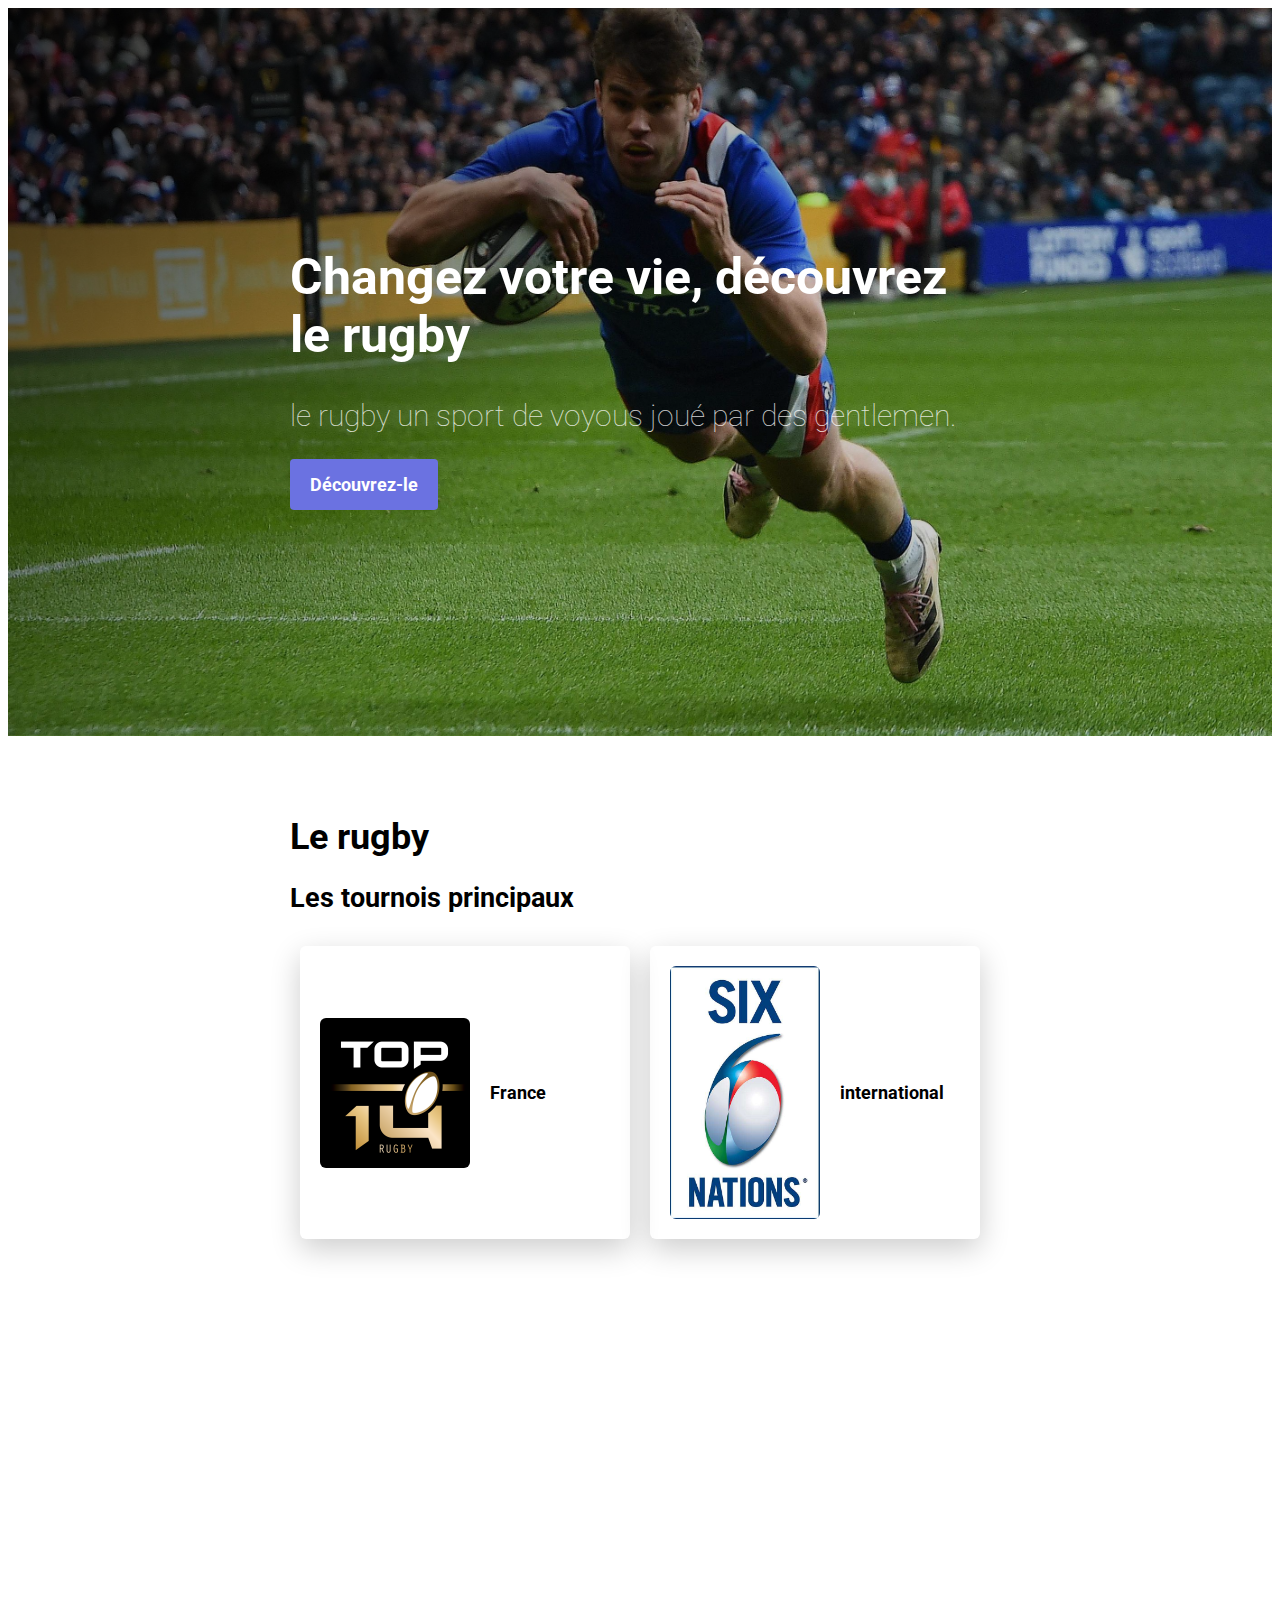
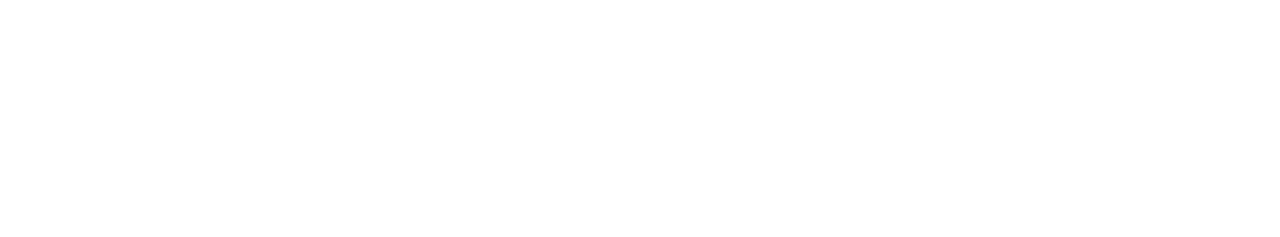
<file: index.html>
<!DOCTYPE html>
<html>
	<head>
		<title>Le Rugby</title>
		<meta charset="utf-8">
		<link rel="stylesheet" href="css/style.css">
	</head>
	<body>

		<div class="banner">
			<div class="container">
				<h1>Changez votre vie, découvrez le rugby</h1>
				<h2>le rugby un sport de voyous joué par des gentlemen.</h2>
				<a href="#apply-section" class="btn-blue">Découvrez-le</a>
			</div>
		</div>

		<div class="container">
			<h1>Le rugby</h1>

			<h2>Les tournois principaux</h2>

			<div class="cards">
				<div class="card">
					<img src="images/Top14.png" alt="le Top 14">
					<h3>France</h3>
				</div>
				<div class="card">
					<img src="images/SixNations.png" alt="Le tournoi des six nations">
					<h3>international</h3>
				</div>
			</div>
		</div>

		<div id="apply-section">
		<div data-tf-widget="pZ1UWmnG" data-tf-iframe-props="title=My typeform (copy)" data-tf-medium="snippet" style="width:100%;height:500px;"></div><script src="//embed.typeform.com/next/embed.js"></script>
		</div>
		
	</body>
</html>
</file>
<file: css/style.css>
@import url("https://fonts.googleapis.com/css?family=Lora|Roboto");

@import url("components/container.css");
@import url("components/avatar.css");
@import url("components/button.css");
@import url("components/banner.css");
@import url("components/card.css");

body {
	font-family: 'Lora', serif;
	font-size: 18px;
}
h1,h2,h3 {
	font-family: Roboto, sans-serif;
	font-weight: bold;
}
a {
	text-decoration: none;
}
</file>
